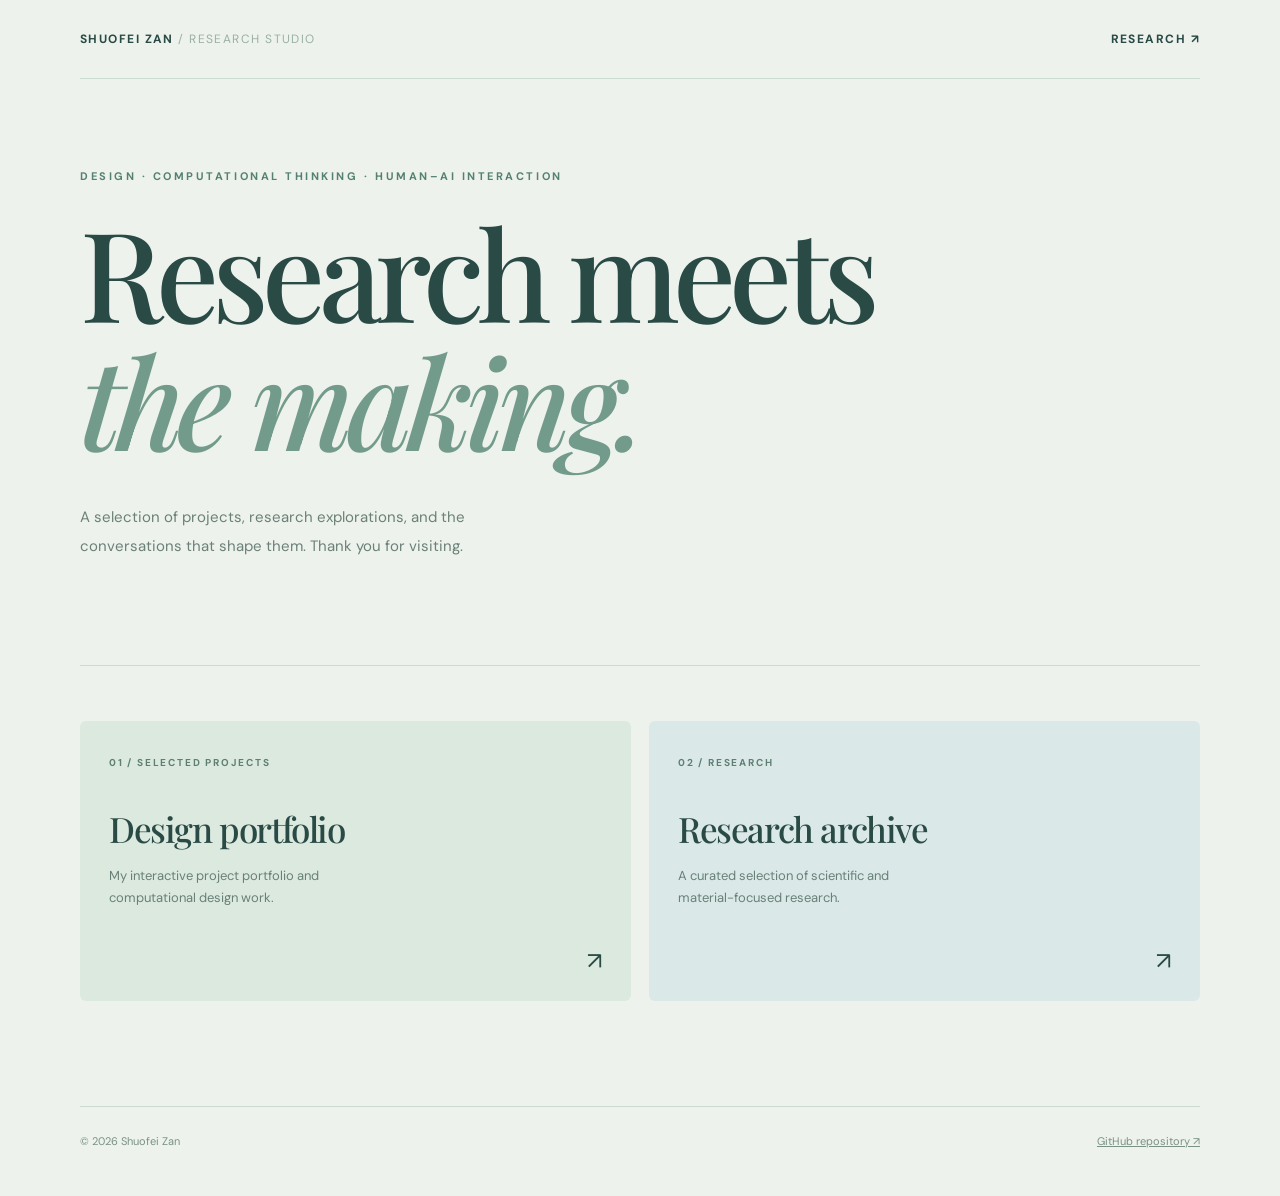
<file: docs/index.html>
<!doctype html>
<html lang="en">
<head>
<meta charset="utf-8"><meta name="viewport" content="width=device-width, initial-scale=1">
<meta name="theme-color" content="#edf2ec">
<meta name="description" content="Shuofei Zan — design research, computational design and human-centered systems.">
<title>Shuofei Zan — Design & Research</title>
<style>
@import url('https://fonts.googleapis.com/css2?family=DM+Sans:wght@400;500;600;700&family=Playfair+Display:ital,wght@0,500;1,500&display=swap');
:root{--ink:#2a4a46;--bg:#edf2ec;--line:#cadbd0}*{box-sizing:border-box}html{scroll-behavior:smooth}body{margin:0;font-family:'DM Sans',sans-serif;color:var(--ink);background:var(--bg)}a{color:inherit;text-decoration:none}a:focus-visible{outline:3px solid #79ab98;outline-offset:3px}.wrap{width:min(1120px,calc(100% - 52px));margin:auto}nav{display:flex;align-items:center;justify-content:space-between;padding:31px 0;border-bottom:1px solid var(--line);font-size:12px;text-transform:uppercase;letter-spacing:.12em;font-weight:700}nav span{color:#9aafa6;font-weight:400}
.hero{min-height:510px;display:flex;flex-direction:column;justify-content:center;border-bottom:1px solid var(--line);padding:90px 0}.eyebrow{font-size:11px;color:#548171;text-transform:uppercase;letter-spacing:.23em;font-weight:700}.hero h1{font-family:'Playfair Display',Georgia,serif;font-size:clamp(66px,10vw,125px);line-height:1.02;letter-spacing:-.055em;font-weight:500;max-width:850px;margin:25px 0}.hero h1 em{color:#739b8c;font-weight:500}.hero p{color:#6b8078;line-height:1.9;max-width:490px;font-size:15px}.cards{display:grid;grid-template-columns:repeat(2,1fr);gap:18px;padding:55px 0 105px}.card{position:relative;min-height:280px;padding:29px;border-radius:6px;background:#dce9df;transition:transform .25s,box-shadow .25s}.card:hover{transform:translateY(-5px);box-shadow:0 18px 29px #2a4a4620}.card:nth-child(2){background:#dae8e8}.card small{font-size:10px;letter-spacing:.18em;color:#5e8073;font-weight:700}.card h2{font-size:35px;font-family:'Playfair Display',Georgia,serif;letter-spacing:-.04em;font-weight:500;margin:34px 0 13px}.card p{font-size:13px;line-height:1.7;color:#688077;max-width:250px}.arrow{position:absolute;right:29px;bottom:25px;font-size:24px}footer{padding:27px 0 48px;border-top:1px solid var(--line);color:#799186;font-size:11px;display:flex;justify-content:space-between;gap:15px}footer a{text-decoration:underline}
@media(max-width:790px){.cards{grid-template-columns:1fr;padding:35px 0 55px}.card{min-height:215px}.hero{min-height:450px;padding:60px 0}footer{flex-direction:column}}
@media(prefers-reduced-motion:reduce){*{transition:none!important}}
</style>
</head>
<body><div class="wrap">
<nav><a href="./">SHUOFEI ZAN <span> / RESEARCH STUDIO</span></a><a href="https://github.com/Adele0302/shuofei-zan-design-portfolio/tree/main/research" target="_blank" rel="noopener noreferrer">Research ↗</a></nav>
<main><section class="hero"><div class="eyebrow">Design · Computational thinking · Human–AI interaction</div><h1>Research meets<br><em>the making.</em></h1><p>A selection of projects, research explorations, and the conversations that shape them. Thank you for visiting.</p></section>
<section class="cards" aria-label="Explore projects">
<a class="card" href="https://www.figma.com/proto/Bi4Qcumy8768mXM7jljO9i/HoberGlow_Portfolio_Design_Engineering--Copy-?page-id=0%3A1&amp;node-id=2003-2359&amp;viewport=-134%2C677%2C0.16&amp;t=hmoNgT8rTcDYEZRr-1&amp;scaling=scale-down&amp;content-scaling=fixed&amp;starting-point-node-id=2003%3A152" target="_blank" rel="noopener noreferrer"><small>01 / SELECTED PROJECTS</small><h2>Design portfolio</h2><p>My interactive project portfolio and computational design work.</p><span class="arrow">↗</span></a>
<a class="card" href="https://github.com/Adele0302/shuofei-zan-design-portfolio/tree/main/research" target="_blank" rel="noopener noreferrer"><small>02 / RESEARCH</small><h2>Research archive</h2><p>A curated selection of scientific and material-focused research.</p><span class="arrow">↗</span></a>

</section></main>
<footer><span>© <span id="year">2026</span> Shuofei Zan</span><span><a href="https://github.com/Adele0302/shuofei-zan-design-portfolio">GitHub repository ↗</a></span></footer>
</div><script>document.getElementById('year').textContent=String(new Date().getFullYear());</script></body></html>
</file>
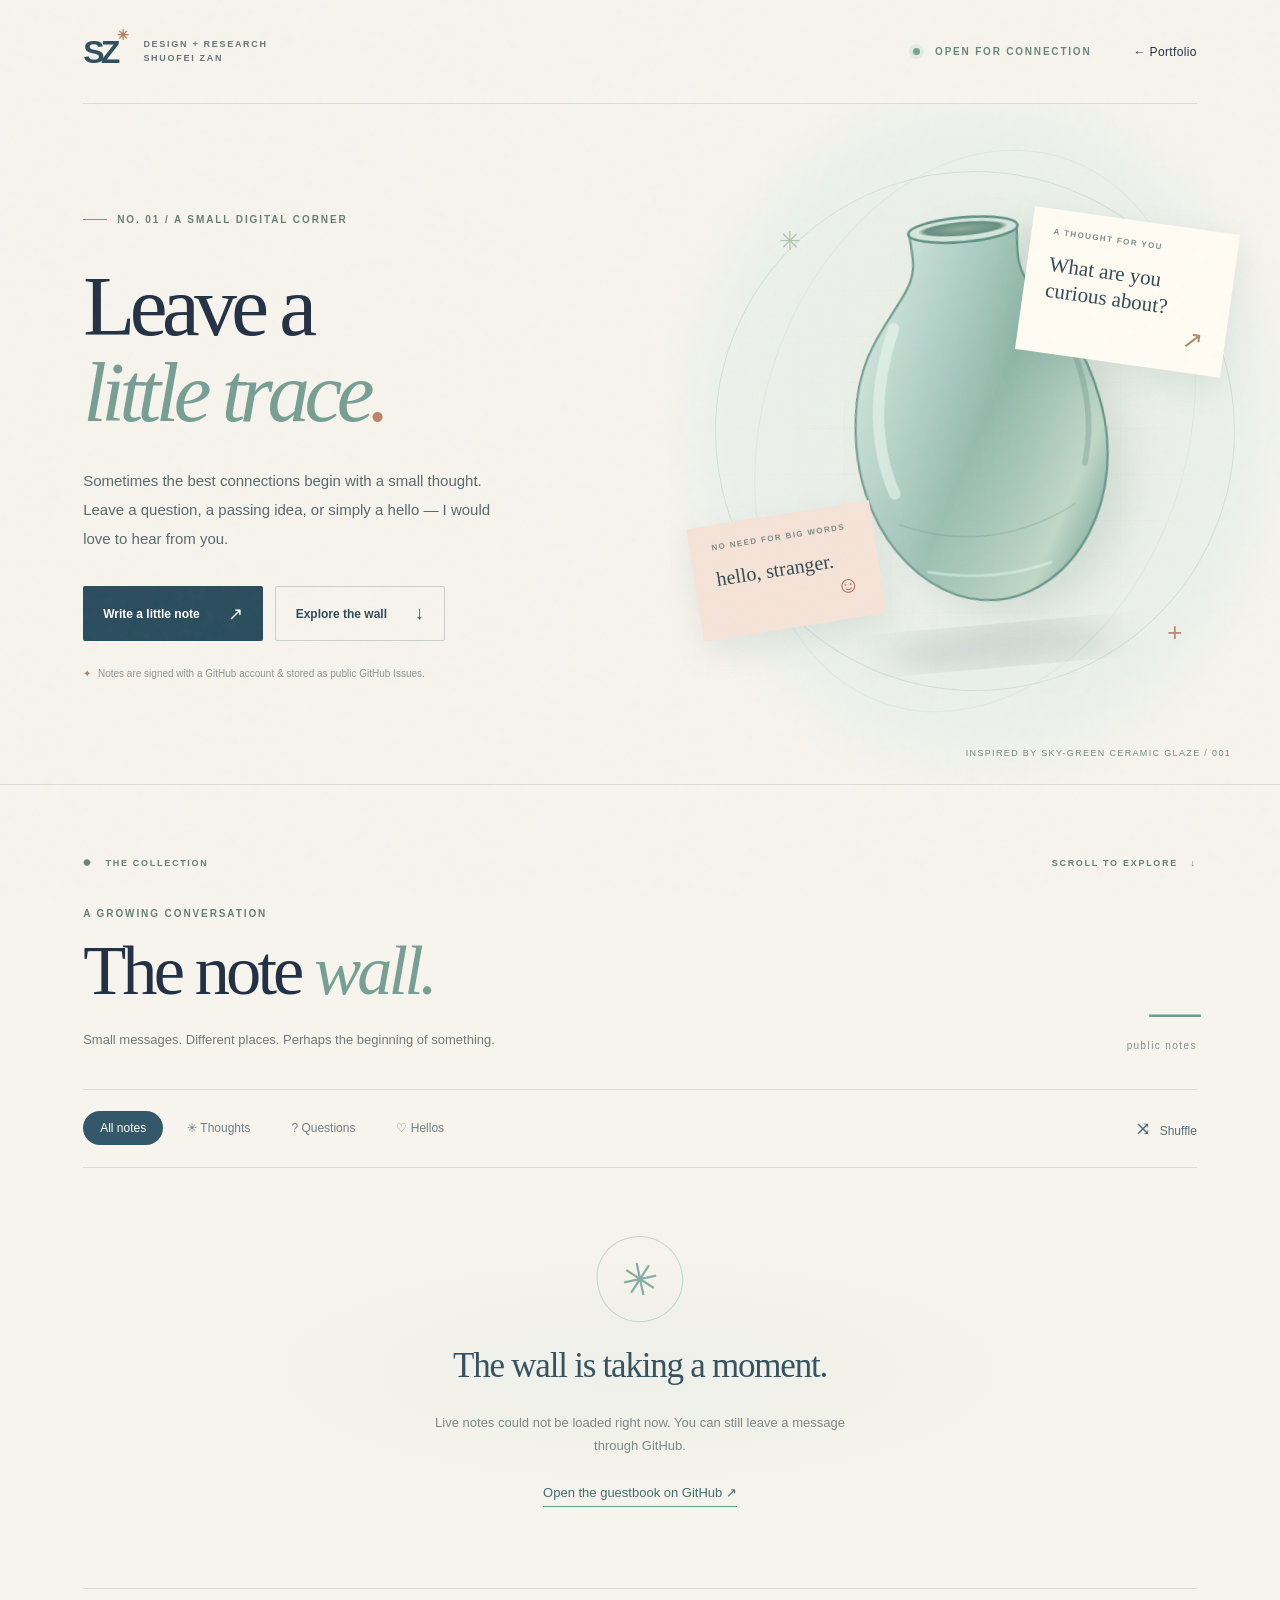
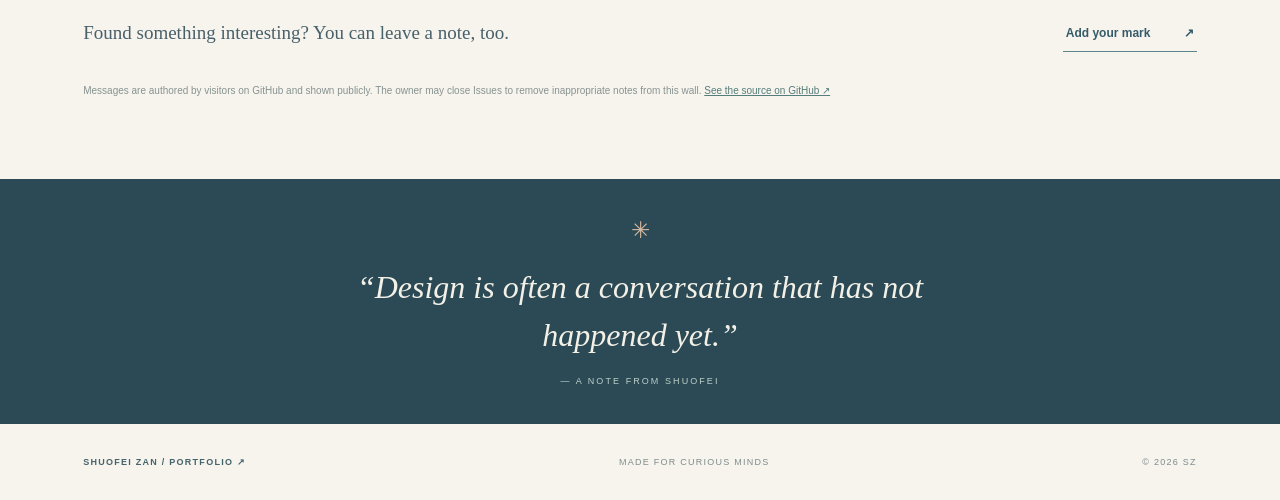
<file: guestbook/index.html>
<!doctype html>
<html lang="en">
<head>
  <meta charset="utf-8">
  <meta name="viewport" content="width=device-width, initial-scale=1">
  <meta name="theme-color" content="#f7f4ee">
  <meta name="description" content="Leave a little trace in Shuofei Zan's design and research guestbook. A gathering place for curious minds.">
  <meta property="og:title" content="Leave a Trace — Shuofei Zan's Guestbook">
  <meta property="og:description" content="A little digital space for thoughts, questions, and hellos.">
  <title>Leave a Trace — Shuofei Zan</title>
  <link rel="stylesheet" href="./style.css">
  <script src="./app.js" defer></script>
</head>
<body>
  <div class="grain" aria-hidden="true"></div>
  <div class="page-shell">
    <header class="topbar" aria-label="Site navigation">
      <a class="wordmark" href="../" aria-label="Back to Shuofei Zan's portfolio"><span class="wordmark-badge">SZ<span class="star">✳</span></span><span class="wordmark-caption">DESIGN + RESEARCH<br>SHUOFEI ZAN</span></a>
      <div class="toplinks"><span class="live-dot"><i></i> OPEN FOR CONNECTION</span><a class="toplink" href="../">← Portfolio</a></div>
    </header>

    <main>
      <section class="hero" aria-labelledby="hero-title">
        <div class="hero-copy">
          <p class="eyebrow"><span class="eyebrow-line"></span> NO. 01 / A SMALL DIGITAL CORNER</p>
          <h1 id="hero-title">Leave a<br><em>little trace<span class="period">.</span></em></h1>
          <p class="hero-description">Sometimes the best connections begin with a small thought. Leave a question, a passing idea, or simply a hello — I would love to hear from you.</p>
          <div class="hero-actions">
            <a class="button primary" href="https://github.com/Adele0302/shuofei-zan-design-portfolio/issues/new?template=guestbook.yml" target="_blank" rel="noopener noreferrer">Write a little note <span aria-hidden="true">↗</span></a>
            <a class="button secondary" href="#the-wall">Explore the wall <span aria-hidden="true">↓</span></a>
          </div>
          <p class="micro-note"><span aria-hidden="true">✦</span> Notes are signed with a GitHub account &amp; stored as public GitHub Issues.</p>
        </div>

        <div class="hero-art" id="hero-art" aria-label="An animated illustration of a sky-green ceramic vessel with floating paper notes" role="img">
          <div class="art-grid" aria-hidden="true"></div>
          <div class="orbit orbit-one" aria-hidden="true"></div>
          <div class="orbit orbit-two" aria-hidden="true"></div>
          <span class="floating-mark mark-top" aria-hidden="true">✳</span>
          <span class="floating-mark mark-bottom" aria-hidden="true">+</span>
          <div class="floating-ticket ticket-one" aria-hidden="true"><span class="ticket-small">A THOUGHT FOR YOU</span><span>What are you<br>curious about?</span><span class="ticket-swoop">↗</span></div>
          <div class="vase-wrap" aria-hidden="true">
            <svg class="vase" viewBox="0 0 400 530" xmlns="http://www.w3.org/2000/svg" role="presentation">
              <defs>
                <linearGradient id="glaze" x1="0" x2="1" y1="0.1" y2="0.9">
                  <stop offset="0" stop-color="#def0e9"/><stop offset=".21" stop-color="#b7d5cb"/><stop offset=".52" stop-color="#90b8aa"/><stop offset=".82" stop-color="#c1d8c8"/><stop offset="1" stop-color="#6b9e92"/>
                </linearGradient>
                <linearGradient id="highlight" x1="0" x2="1"><stop offset="0" stop-color="#fff" stop-opacity=".58"/><stop offset=".65" stop-color="#fff" stop-opacity="0"/></linearGradient>
                <radialGradient id="rim"><stop offset="0" stop-color="#8baa9d"/><stop offset=".82" stop-color="#668e82"/><stop offset="1" stop-color="#e9f3eb"/></radialGradient>
                <filter id="shadow"><feGaussianBlur stdDeviation="18"/></filter>
              </defs>
              <ellipse cx="201" cy="486" rx="125" ry="19" fill="#1c3a3f" opacity=".16" filter="url(#shadow)"/>
              <path d="M143 45 C144 66 149 83 135 104 C112 139 78 165 70 233 C55 349 125 437 201 438 C285 438 351 342 328 233 C315 166 282 132 263 104 C251 85 257 61 257 45 Z" fill="url(#glaze)" stroke="#699689" stroke-width="2.4"/>
              <path d="M143 45 C144 66 149 83 135 104 C112 139 78 165 70 233 C55 349 125 437 201 438 C285 438 351 342 328 233 C315 166 282 132 263 104 C251 85 257 61 257 45 Z" fill="url(#highlight)" opacity=".34"/>
              <ellipse cx="200" cy="45" rx="58" ry="13" fill="#d4e6df" stroke="#5f9081" stroke-width="2.5"/>
              <ellipse cx="200" cy="44" rx="49" ry="8" fill="url(#rim)"/>
              <path d="M118 143 Q77 237 104 317" stroke="#effcf3" stroke-opacity=".55" stroke-width="12" fill="none" stroke-linecap="round"/>
              <path d="M297 157 Q327 235 307 302" stroke="#305c54" stroke-opacity=".2" stroke-width="6" fill="none" stroke-linecap="round"/>
              <path d="M106 350 Q200 392 293 344" stroke="#507f73" stroke-opacity=".24" stroke-width="1.5" fill="none"/>
              <path d="M131 402 Q200 420 263 403" stroke="#e8fff6" stroke-opacity=".42" stroke-width="3" fill="none"/>
            </svg>
          </div>
          <div class="floating-ticket ticket-two" aria-hidden="true"><span class="ticket-small">NO NEED FOR BIG WORDS</span><span>hello, stranger.</span><span class="ticket-smile">☺</span></div>
          <div class="art-caption" aria-hidden="true">INSPIRED BY SKY-GREEN CERAMIC GLAZE<span> / </span>001</div>
        </div>
      </section>

      <section class="section-wall" id="the-wall" aria-labelledby="wall-title">
        <div class="wall-topline"><span>✺ &nbsp; THE COLLECTION</span><span>SCROLL TO EXPLORE &nbsp; ↓</span></div>
        <div class="wall-heading-row">
          <div><p class="eyebrow eyebrow-wall">A GROWING CONVERSATION</p><h2 id="wall-title">The note <em>wall.</em></h2><p class="wall-intro">Small messages. Different places. Perhaps the beginning of something.</p></div>
          <div class="wall-number"><span id="note-count">—</span><small>public notes</small></div>
        </div>
        <div class="wall-controls">
          <div class="filters" role="group" aria-label="Filter notes">
            <button type="button" class="chip is-active" data-filter="all" aria-pressed="true">All notes</button>
            <button type="button" class="chip" data-filter="Thought" aria-pressed="false">✳ Thoughts</button>
            <button type="button" class="chip" data-filter="Question" aria-pressed="false">? Questions</button>
            <button type="button" class="chip" data-filter="Hello" aria-pressed="false">♡ Hellos</button>
          </div>
          <button type="button" class="shuffle" id="shuffle-button" title="Rearrange the notes"><span aria-hidden="true">⤨</span> Shuffle</button>
        </div>
        <div class="board" id="note-board" aria-live="polite" aria-busy="true"><div class="loading-state"><span class="loader" aria-hidden="true"></span> Finding traces…</div></div>
        <div class="wall-bottom"><p>Found something interesting? You can leave a note, too.</p><a href="https://github.com/Adele0302/shuofei-zan-design-portfolio/issues/new?template=guestbook.yml" target="_blank" rel="noopener noreferrer">Add your mark <span aria-hidden="true">↗</span></a></div>
        <p class="disclosure">Messages are authored by visitors on GitHub and shown publicly. The owner may close Issues to remove inappropriate notes from this wall. <a href="https://github.com/Adele0302/shuofei-zan-design-portfolio/issues?q=%5BGuestbook%5D" target="_blank" rel="noopener noreferrer">See the source on GitHub ↗</a></p>
      </section>

      <aside class="closing-note" aria-label="A note from Shuofei">
        <span class="closing-star" aria-hidden="true">✳</span><p>“Design is often a conversation that has not happened yet.”</p><span>— A NOTE FROM SHUOFEI</span>
      </aside>
    </main>
    <footer class="footer"><a href="../">SHUOFEI ZAN / PORTFOLIO ↗</a><span>MADE FOR CURIOUS MINDS</span><span>© <span id="year">2026</span> SZ</span></footer>
  </div>
</body>
</html>
</file>
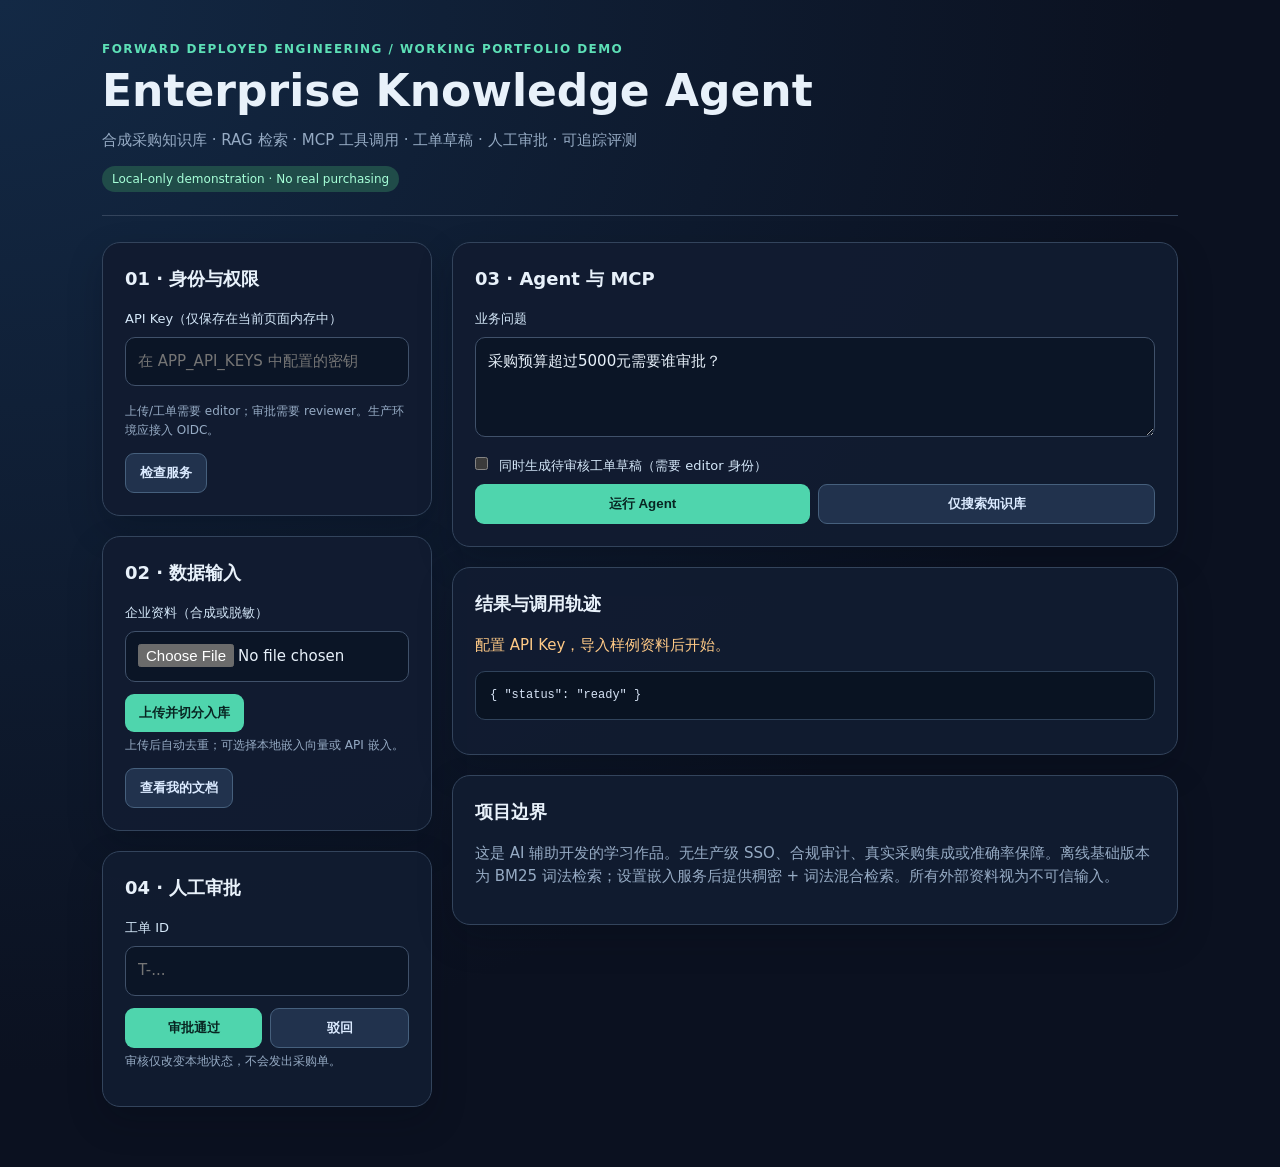
<file: projects/enterprise-knowledge-agent-mcp/app/ui/index.html>
<!doctype html><html lang="zh-CN"><head><meta charset="utf-8"><meta name="viewport" content="width=device-width, initial-scale=1">
<title>Enterprise Knowledge Agent · FDE Demo</title><style>
:root{color-scheme:dark;--bg:#0b1120;--panel:#111c30;--line:#33445c;--text:#e8f1fa;--muted:#96abc4;--accent:#5ddfb6;--blue:#91b9ff;--warning:#ffca86}*{box-sizing:border-box}
body{margin:0;background:radial-gradient(ellipse at top left,#132945 0,#0b1120 65%);font:15px/1.55 system-ui,"PingFang SC","Microsoft YaHei",sans-serif;color:var(--text)}
main{max-width:1120px;margin:40px auto;padding:0 22px}header{padding-bottom:25px;border-bottom:1px solid var(--line);margin-bottom:26px}.eyebrow{letter-spacing:.12em;color:var(--accent);font-size:12px;font-weight:750}
h1{font-size:clamp(28px,4vw,44px);margin:6px 0 12px;line-height:1.2}p{color:var(--muted);margin:4px 0 14px}.badge{background:#204c49;padding:6px 10px;color:#a6ffd8;border-radius:20px;font-size:12px}
.layout{display:grid;grid-template-columns:330px minmax(0,1fr);gap:20px}.card{padding:22px;background:rgba(17,28,48,.96);border:1px solid var(--line);border-radius:18px;margin-bottom:20px;box-shadow:0 14px 35px #02081335}
h2{font-size:18px;margin:0 0 16px}label{display:block;color:#d5e8f9;font-size:13px;margin-bottom:8px}input,textarea{width:100%;background:#0b1526;border:1px solid #40516a;border-radius:10px;color:var(--text);padding:12px;outline:none;margin-bottom:12px;font:inherit}input:focus,textarea:focus{border-color:var(--accent)}textarea{min-height:100px;resize:vertical}
button{background:#4fd5ad;border:0;border-radius:9px;color:#082522;font-weight:750;cursor:pointer;padding:10px 14px;transition:filter .15s}button:hover{filter:brightness(1.12)}button:disabled{opacity:.5;cursor:not-allowed}.secondary{background:#21324d;color:#dbeaff;border:1px solid #46607d}
.group{display:flex;gap:8px;flex-wrap:wrap}.group>*{flex:1}pre{white-space:pre-wrap;word-break:break-word;background:#091322;border:1px solid #30435b;padding:14px;border-radius:10px;max-height:340px;overflow:auto;color:#d5e2f4;font-size:12px}
.small{font-size:12px}.tag{display:inline-block;color:var(--blue);background:#1a2d48;border-radius:5px;padding:2px 7px;margin:3px 5px 3px 0;font-size:12px}#notification{color:var(--warning)}.citation{color:var(--accent)}
@media(max-width:780px){.layout{grid-template-columns:1fr}main{margin:22px auto}}
</style></head><body><main>
<header><div class="eyebrow">FORWARD DEPLOYED ENGINEERING / WORKING PORTFOLIO DEMO</div><h1>Enterprise Knowledge Agent</h1><p>合成采购知识库 · RAG 检索 · MCP 工具调用 · 工单草稿 · 人工审批 · 可追踪评测</p><span class="badge">Local-only demonstration · No real purchasing</span></header>
<div class="layout"><aside>
<section class="card"><h2>01 · 身份与权限</h2><label>API Key（仅保存在当前页面内存中）</label><input type="password" id="key" placeholder="在 APP_API_KEYS 中配置的密钥" autocomplete="off"><p class="small">上传/工单需要 editor；审批需要 reviewer。生产环境应接入 OIDC。</p><button class="secondary" id="health">检查服务</button></section>
<section class="card"><h2>02 · 数据输入</h2><label>企业资料（合成或脱敏）</label><input type="file" id="file" accept=".txt,.md,.pdf,.docx"><button id="upload">上传并切分入库</button><p class="small">上传后自动去重；可选择本地嵌入向量或 API 嵌入。</p><button class="secondary" id="docs">查看我的文档</button></section>
<section class="card"><h2>04 · 人工审批</h2><label>工单 ID</label><input id="ticket" placeholder="T-..."><div class="group"><button id="approve">审批通过</button><button class="secondary" id="reject">驳回</button></div><p class="small">审核仅改变本地状态，不会发出采购单。</p></section>
</aside><div>
<section class="card"><h2>03 · Agent 与 MCP</h2><label>业务问题</label><textarea id="question">采购预算超过5000元需要谁审批？</textarea><label><input style="width:auto;margin:0 7px 0 0" id="draft" type="checkbox"> 同时生成待审核工单草稿（需要 editor 身份）</label><div class="group"><button id="ask">运行 Agent</button><button id="search" class="secondary">仅搜索知识库</button></div></section>
<section class="card"><h2>结果与调用轨迹</h2><p id="notification" role="status">配置 API Key，导入样例资料后开始。</p><div id="answer" aria-live="polite"></div><pre id="raw">{ "status": "ready" }</pre></section>
<section class="card"><h2>项目边界</h2><p>这是 AI 辅助开发的学习作品。无生产级 SSO、合规审计、真实采购集成或准确率保障。离线基础版本为 BM25 词法检索；设置嵌入服务后提供稠密 + 词法混合检索。所有外部资料视为不可信输入。</p></section>
</div></div></main><script>
const $=id=>document.getElementById(id);const note=t=>{ $('notification').textContent=t;};
async function call(path,{method='GET',json,form}={}) {const options={method,headers:{'X-API-Key':$('key').value}};
if(json!==undefined){options.headers['Content-Type']='application/json';options.body=JSON.stringify(json);}if(form)options.body=form;
const response=await fetch(path,options);const data=await response.json();if(!response.ok)throw Error(data.detail||'HTTP '+response.status);return data;}
function show(data){$('raw').textContent=JSON.stringify(data,null,2);$('answer').replaceChildren();
if(data.answer){const text=document.createElement('p');text.textContent=data.answer; $('answer').append(text);}
if(data.sources){data.sources.forEach(s=>{const span=document.createElement('span');span.className='tag';span.textContent=s.citation+' · '+s.retrieval_mode;$('answer').append(span);});}
if(data.ticket)$('ticket').value=data.ticket.id;note('完成 · 请查看来源引用与工具轨迹');}
async function run(fn){note('正在执行…');try{show(await fn());}catch(e){note('操作失败：'+e.message);}}
$('health').onclick=()=>run(()=>call('/health'));
$('docs').onclick=()=>run(()=>call('/documents'));
$('upload').onclick=()=>run(()=>{if(!$('file').files.length)throw Error('请先选择文件');const form=new FormData();form.append('file',$('file').files[0]);return call('/documents/upload',{method:'POST',form});});
$('ask').onclick=()=>run(()=>call('/agent/ask',{method:'POST',json:{question:$('question').value,create_draft:$('draft').checked}}));
$('search').onclick=()=>run(()=>call('/search',{method:'POST',json:{query:$('question').value}}));
$('approve').onclick=()=>run(()=>call('/tickets/'+encodeURIComponent($('ticket').value)+'/approve',{method:'POST',json:{note:'Reviewed in demo'}}));
$('reject').onclick=()=>run(()=>call('/tickets/'+encodeURIComponent($('ticket').value)+'/reject',{method:'POST',json:{note:'Rejected in demo'}}));
</script></body></html>
</file>
<file: guestbook/style.css>
:root{--bg:#f7f4ee;--paper:#fffcf5;--ink:#233144;--muted:#6b7478;--blue:#34586b;--aqua:#a2cbc1;--line:#dddcd3;--peach:#f4d0bc;--sand:#e8d9b9;--mist:#dbe9e4;--ease:cubic-bezier(.2,.8,.2,1)}
*{box-sizing:border-box}html{scroll-behavior:smooth}body{margin:0;background:var(--bg);color:var(--ink);font-family:Arial,"Helvetica Neue",sans-serif;-webkit-font-smoothing:antialiased}a{color:inherit}button{font:inherit}button:focus-visible,a:focus-visible{outline:3px solid #3d8c9f;outline-offset:4px}.grain{pointer-events:none;position:fixed;inset:0;z-index:20;opacity:.13;background-image:url("data:image/svg+xml,%3Csvg viewBox='0 0 180 180' xmlns='http://www.w3.org/2000/svg'%3E%3Cfilter id='n'%3E%3CfeTurbulence type='fractalNoise' baseFrequency='.65' numOctaves='3' stitchTiles='stitch'/%3E%3C/filter%3E%3Crect width='100%25' height='100%25' filter='url(%23n)' opacity='.22'/%3E%3C/svg%3E")}.page-shell{max-width:1600px;margin:auto;overflow:hidden}.topbar{height:104px;margin:0 6.5%;display:flex;align-items:center;justify-content:space-between;border-bottom:1px solid var(--line)}.wordmark{display:flex;align-items:center;gap:14px;text-decoration:none}.wordmark-badge{font-size:32px;line-height:1;letter-spacing:-.12em;font-weight:750;color:#304f5e;position:relative;padding-right:13px}.wordmark-badge .star{font-size:14px;position:absolute;right:0;top:-8px;color:#b07e55;letter-spacing:0}.wordmark-caption{font-size:9px;line-height:1.55;font-weight:700;letter-spacing:.19em;color:#67747a}.toplinks{display:flex;gap:42px;align-items:center}.live-dot{font-size:10px;letter-spacing:.18em;font-weight:700;color:#68877b}.live-dot i{display:inline-block;height:7px;width:7px;background:#75a691;border-radius:50%;margin-right:10px;box-shadow:0 0 0 4px #e1ece4}.toplink{font-size:12px;text-decoration:none;letter-spacing:.03em}.toplink:hover,.footer a:hover,.disclosure a:hover{text-decoration:underline}
.hero{min-height:680px;display:grid;grid-template-columns:49% 51%;padding-left:6.5%;position:relative}.hero-copy{z-index:2;padding:100px 0 92px}.eyebrow{display:flex;align-items:center;gap:10px;letter-spacing:.19em;font-size:10px;font-weight:700;color:#678174}.eyebrow-line{height:1px;width:24px;background:#749b8f}.hero h1{font-family:Georgia,"Times New Roman",serif;font-size:clamp(65px,6.65vw,105px);letter-spacing:-.065em;font-weight:400;line-height:1.01;margin:39px 0 31px}.hero h1 em,.wall-heading-row h2 em{font-weight:400;color:#779f93}.period{color:#bd846c}.hero-description{max-width:425px;font-size:15px;color:#596a6e;line-height:1.92}.hero-actions{display:flex;gap:12px;margin-top:33px;flex-wrap:wrap}.button{padding:16px 20px;font-size:12px;font-weight:650;text-decoration:none;border-radius:2px;transition:transform .25s var(--ease),background .25s var(--ease);display:inline-flex;gap:28px;align-items:center}.button:hover{transform:translateY(-3px)}.button span{font-size:18px;font-weight:400}.primary{background:#2a4d5d;color:#fff}.primary:hover{background:#406c78}.secondary{border:1px solid #c9d1cb;color:#314d56}.secondary:hover{background:#e8eee9}.micro-note{font-size:10px;margin-top:24px;line-height:1.7;color:#8c9493}.micro-note span{color:#a98467;margin-right:4px}
.hero-art{position:relative;min-height:670px;background:radial-gradient(ellipse at 51% 48%,#edf0e7 0,#eaf0e9 40%,#ecf1eb 58%,transparent 75%);overflow:hidden;isolation:isolate}.art-grid{position:absolute;inset:7% 6%;opacity:.33;background-image:linear-gradient(#d8e4dd 1px,transparent 1px),linear-gradient(90deg,#d8e4dd 1px,transparent 1px);background-size:46px 46px;mask-image:radial-gradient(circle,#000 2%,transparent 70%)}.orbit{position:absolute;border:1px solid #c5d9cb;border-radius:50%;left:50%;top:48%;transform:translate(-50%,-50%) rotate(-19deg)}.orbit-one{width:520px;height:520px;opacity:.65}.orbit-two{width:425px;height:575px;opacity:.35;transform:translate(-50%,-50%) rotate(18deg)}.vase-wrap{position:absolute;width:min(62%,415px);left:51%;top:49%;transform:translate(-50%,-50%) rotate(-5deg);filter:drop-shadow(19px 16px 17px rgba(51,89,81,.12));transition:transform .8s var(--ease)}.hero-art:hover .vase-wrap{transform:translate(-50%,-51%) rotate(-1deg)}.vase{display:block;width:100%;height:auto}.floating-ticket{position:absolute;box-shadow:0 12px 32px #67897e23;padding:18px 22px;background:#fffdf5;color:#344c51;display:flex;flex-direction:column;font-family:Georgia,serif;line-height:1.25;z-index:2;animation:float 7s ease-in-out infinite}.ticket-small{font-family:Arial,sans-serif;font-size:8px;font-weight:700;letter-spacing:.18em;margin-bottom:14px;color:#7c8d87}.ticket-one{width:207px;right:8%;top:17%;font-size:21px;transform:rotate(8deg);background:#fffcf3}.ticket-two{width:185px;left:4%;bottom:23%;font-size:20px;transform:rotate(-9deg);background:#f6e3d8;animation-delay:-3s}.ticket-swoop{align-self:flex-end;font-size:25px;color:#b18c69}.ticket-smile{align-self:flex-end;font-size:23px;color:#a47261}.floating-mark{position:absolute;font-size:26px;color:#b1c4ad}.mark-top{top:18%;left:18%}.mark-bottom{bottom:20%;right:16%;color:#b78d6d}.art-caption{position:absolute;bottom:26px;right:8%;font-size:9px;color:#718b83;letter-spacing:.15em}.art-caption span{color:#b88866}
.section-wall{padding:73px 6.5% 0;border-top:1px solid var(--line)}.wall-topline{display:flex;justify-content:space-between;font-size:9px;font-weight:700;letter-spacing:.19em;color:#668175}.wall-heading-row{display:flex;justify-content:space-between;align-items:flex-end;gap:20px;margin-top:40px}.eyebrow-wall{font-size:10px;margin:0 0 13px}.wall-heading-row h2{font-family:Georgia,serif;font-size:clamp(46px,5.5vw,81px);letter-spacing:-.055em;line-height:1.1;font-weight:400;margin:0}.wall-intro{margin:19px 0 0;color:#707a7c;font-size:13px;line-height:1.7}.wall-number{display:flex;flex-direction:column;align-items:flex-end;justify-content:flex-end;min-width:90px}.wall-number span{font-family:Georgia,serif;font-size:51px;color:#6e9c90;letter-spacing:-.07em}.wall-number small{font-size:10px;letter-spacing:.14em;color:#83908d}.wall-controls{display:flex;justify-content:space-between;align-items:center;gap:15px;border-top:1px solid var(--line);border-bottom:1px solid var(--line);margin:38px 0 0;padding:17px 0}.filters{display:flex;flex-wrap:wrap;gap:7px}.chip{background:transparent;border:1px solid transparent;padding:9px 16px;color:#728084;border-radius:30px;font-size:12px;cursor:pointer;transition:all .2s}.chip:hover{border-color:#afc3ba;color:#425b5b}.chip.is-active{background:#345869;color:white}.shuffle{background:none;border:0;color:#577073;font-size:12px;cursor:pointer;padding:10px 0 10px 12px;white-space:nowrap}.shuffle span{font-size:19px;margin-right:5px}.shuffle:hover{color:#1a3f52}.board{min-height:370px;padding:34px 0 47px;display:grid;grid-template-columns:repeat(3,minmax(0,1fr));gap:26px 24px;align-content:start}.loading-state,.empty-state{min-height:300px;grid-column:1/-1;display:flex;flex-direction:column;align-items:center;justify-content:center;text-align:center;background:radial-gradient(ellipse at 50% 50%,#eef0e9 0%,transparent 67%);color:#7b8989;padding:34px}.empty-state .empty-icon{width:86px;height:86px;margin-bottom:24px;border:1px solid #c4d7c8;border-radius:48% 52% 50% 50%;display:grid;place-items:center;font-size:45px;color:#86ada1;transform:rotate(-12deg)}.empty-state h3{margin:0 0 12px;font-family:Georgia,serif;font-size:35px;font-weight:400;letter-spacing:-.035em;color:#365361}.empty-state p{max-width:450px;line-height:1.8;font-size:13px}.empty-state a{margin-top:14px;text-decoration:none;border-bottom:1px solid #6c9991;padding-bottom:6px;color:#436e6b;font-size:13px}.loader{width:25px;height:25px;border:2px solid #d4e3d7;border-top-color:#6f9e91;border-radius:50%;animation:spin .8s linear infinite;margin-bottom:17px}.note-card{position:relative;min-height:225px;padding:26px 27px 22px;display:flex;flex-direction:column;align-items:flex-start;border-radius:7px 15px 10px 12px;box-shadow:0 6px 13px #313e4110,0 23px 40px #516d5511;overflow:hidden;text-decoration:none;isolation:isolate;transition:transform .45s var(--ease),box-shadow .3s;transform:translateY(0) rotate(var(--rot,0deg))}.note-card:before{content:"";position:absolute;left:0;top:0;right:0;height:6px;background:linear-gradient(90deg,#fff9,#fff2);box-shadow:0 1px 0 #fff5}.note-card:after{content:"✳";font-family:Georgia,serif;position:absolute;right:15px;bottom:-28px;font-size:145px;line-height:1;color:#fff8;z-index:-1;pointer-events:none}.note-card:hover{transform:translateY(-8px) rotate(0deg);box-shadow:0 15px 25px #28484a19,0 30px 50px #35534413}.note-card[data-theme="Thought"]{background:#d5e6df}.note-card[data-theme="Question"]{background:#f3dfcc}.note-card[data-theme="Hello"]{background:#e8e3dc}.note-card[data-theme="Other"]{background:#e0e6e3}.note-kind{font-size:9px;font-weight:700;letter-spacing:.15em;text-transform:uppercase;color:#5c7775}.note-text{font-family:Georgia,serif;font-size:20px;line-height:1.43;letter-spacing:-.015em;margin:23px 0;overflow-wrap:anywhere;display:-webkit-box;-webkit-line-clamp:5;-webkit-box-orient:vertical;overflow:hidden;color:#293d43}.note-meta{margin-top:auto;display:flex;align-items:center;gap:9px;font-size:10px;color:#647977;max-width:100%}.note-avatar{border-radius:50%;height:23px;width:23px;background:#fff8;object-fit:cover}.note-person{overflow:hidden;white-space:nowrap;text-overflow:ellipsis;max-width:145px}.note-date{margin-left:auto;white-space:nowrap;font-size:9px}.demo-banner{grid-column:1/-1;color:#a37e68;text-transform:uppercase;letter-spacing:.14em;font-size:10px}.wall-bottom{padding:26px 0 30px;border-top:1px solid var(--line);display:flex;justify-content:space-between;align-items:center;gap:20px}.wall-bottom p{font-family:Georgia,serif;font-size:19px;margin:0;color:#48606a}.wall-bottom a{color:#365c69;text-decoration:none;font-size:12px;font-weight:700;border-bottom:1px solid #5b868d;padding:11px 3px}.wall-bottom a span{margin-left:30px}.disclosure{margin:0 0 80px;font-size:10px;line-height:1.7;color:#879391}.disclosure a{color:#557d7b}
.closing-note{background:#2b4a55;min-height:245px;display:flex;flex-direction:column;justify-content:center;align-items:center;text-align:center;color:#f2f0e7;position:relative}.closing-star{font-size:23px;color:#d4b9a0}.closing-note p{font-family:Georgia,serif;font-size:clamp(21px,2.5vw,32px);font-style:italic;line-height:1.5;margin:19px 0 17px;max-width:690px;padding:0 20px}.closing-note>span:last-child{font-size:9px;letter-spacing:.23em;color:#bdd0c9}.footer{padding:33px 6.5%;display:flex;justify-content:space-between;gap:20px;font-size:9px;letter-spacing:.14em;color:#7d8b8b}.footer a{text-decoration:none;color:#45636b;font-weight:700}
@keyframes float{0%,100%{translate:0 0}50%{translate:0 -12px}}@keyframes spin{to{transform:rotate(360deg)}}
@media(max-width:1020px){.hero{grid-template-columns:51% 49%}.hero h1{font-size:clamp(62px,7vw,90px)}.hero-copy{padding:80px 0}.ticket-one{right:4%;width:167px;font-size:17px}.ticket-two{left:2%;width:160px;font-size:17px}.orbit-one{width:470px;height:470px}.orbit-two{width:340px;height:485px}.board{grid-template-columns:repeat(2,minmax(0,1fr))}}
@media(max-width:720px){.topbar{height:76px;margin:0 5%}.wordmark-badge{font-size:27px}.wordmark-caption{font-size:8px}.live-dot{display:none}.hero{grid-template-columns:1fr;padding:0 5%}.hero-copy{padding:69px 0 40px}.hero h1{font-size:clamp(64px,13vw,94px);margin:27px 0 22px}.hero-description{font-size:14px;max-width:500px}.hero-art{min-height:470px;margin:0 -5.55%}.vase-wrap{width:min(58%,320px)}.ticket-one{right:8%;top:11%}.ticket-two{left:6%;bottom:20%}.orbit-one{width:400px;height:400px}.orbit-two{width:285px;height:400px}.section-wall{padding:55px 5% 0}.wall-heading-row h2{font-size:56px}.wall-heading-row{align-items:center}.wall-number span{font-size:39px}.wall-controls{align-items:flex-start}.board{grid-template-columns:repeat(2,minmax(0,1fr));gap:17px}.note-card{padding:21px;min-height:235px}.note-text{font-size:18px}.footer{padding:25px 5%;flex-wrap:wrap}.wall-bottom{align-items:flex-start}.wall-bottom p{font-size:17px}}
@media(max-width:510px){.hero h1{font-size:62px}.hero-art{min-height:400px}.ticket-one{right:3%;width:150px;padding:12px 14px;font-size:15px}.ticket-two{left:2%;width:141px;padding:12px 14px;font-size:15px}.ticket-small{font-size:7px}.orbit-one{width:335px;height:335px}.vase-wrap{width:63%}.art-caption{font-size:7px}.wall-topline{font-size:8px}.wall-heading-row h2{font-size:45px}.wall-number{min-width:60px}.wall-number span{font-size:35px}.wall-number small{font-size:8px}.wall-controls{flex-direction:column;align-items:stretch}.filters{gap:4px}.chip{padding:8px 11px;font-size:10px}.shuffle{align-self:flex-end}.board{grid-template-columns:1fr;gap:14px}.note-card{min-height:200px}.note-text{font-size:21px}.wall-bottom{flex-direction:column;gap:10px}.footer span:nth-child(2){display:none}}
@media(prefers-reduced-motion:reduce){html{scroll-behavior:auto}*,*:before,*:after{animation:none!important;transition:none!important}}
</file>
